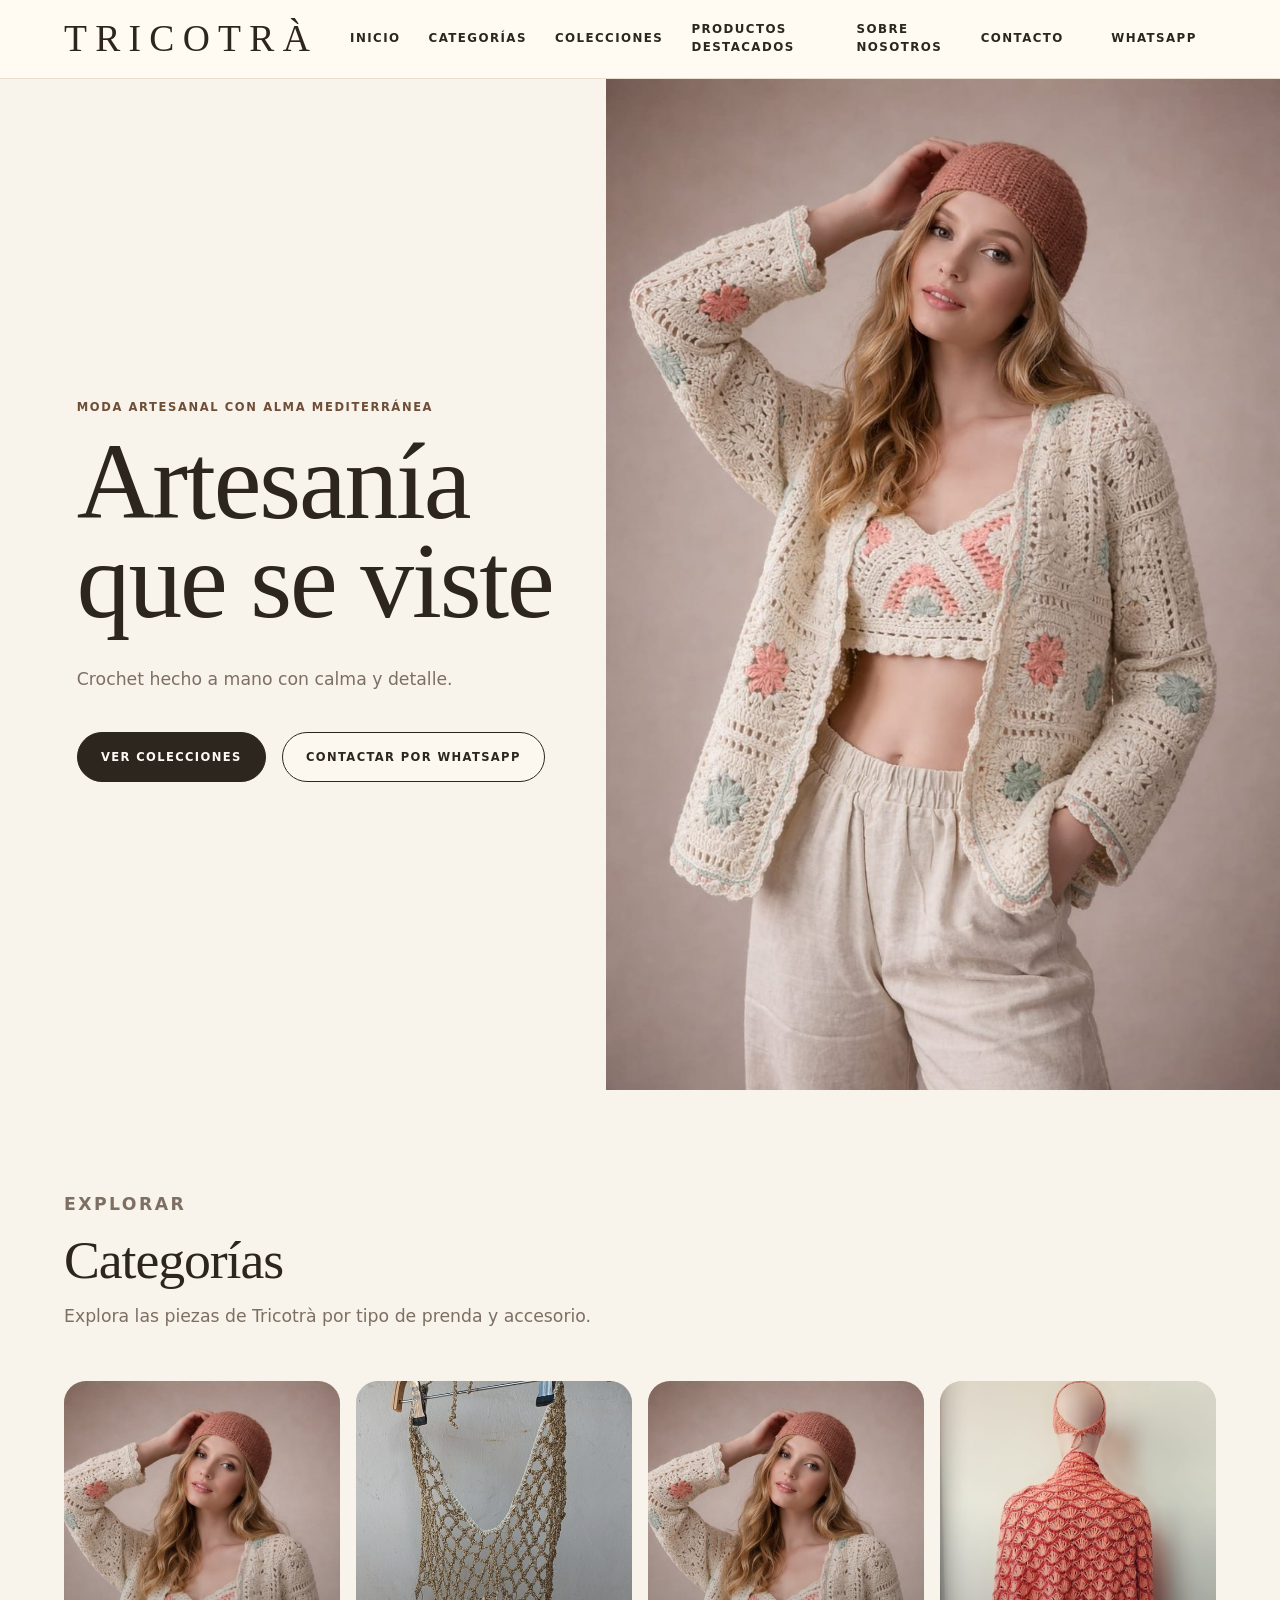
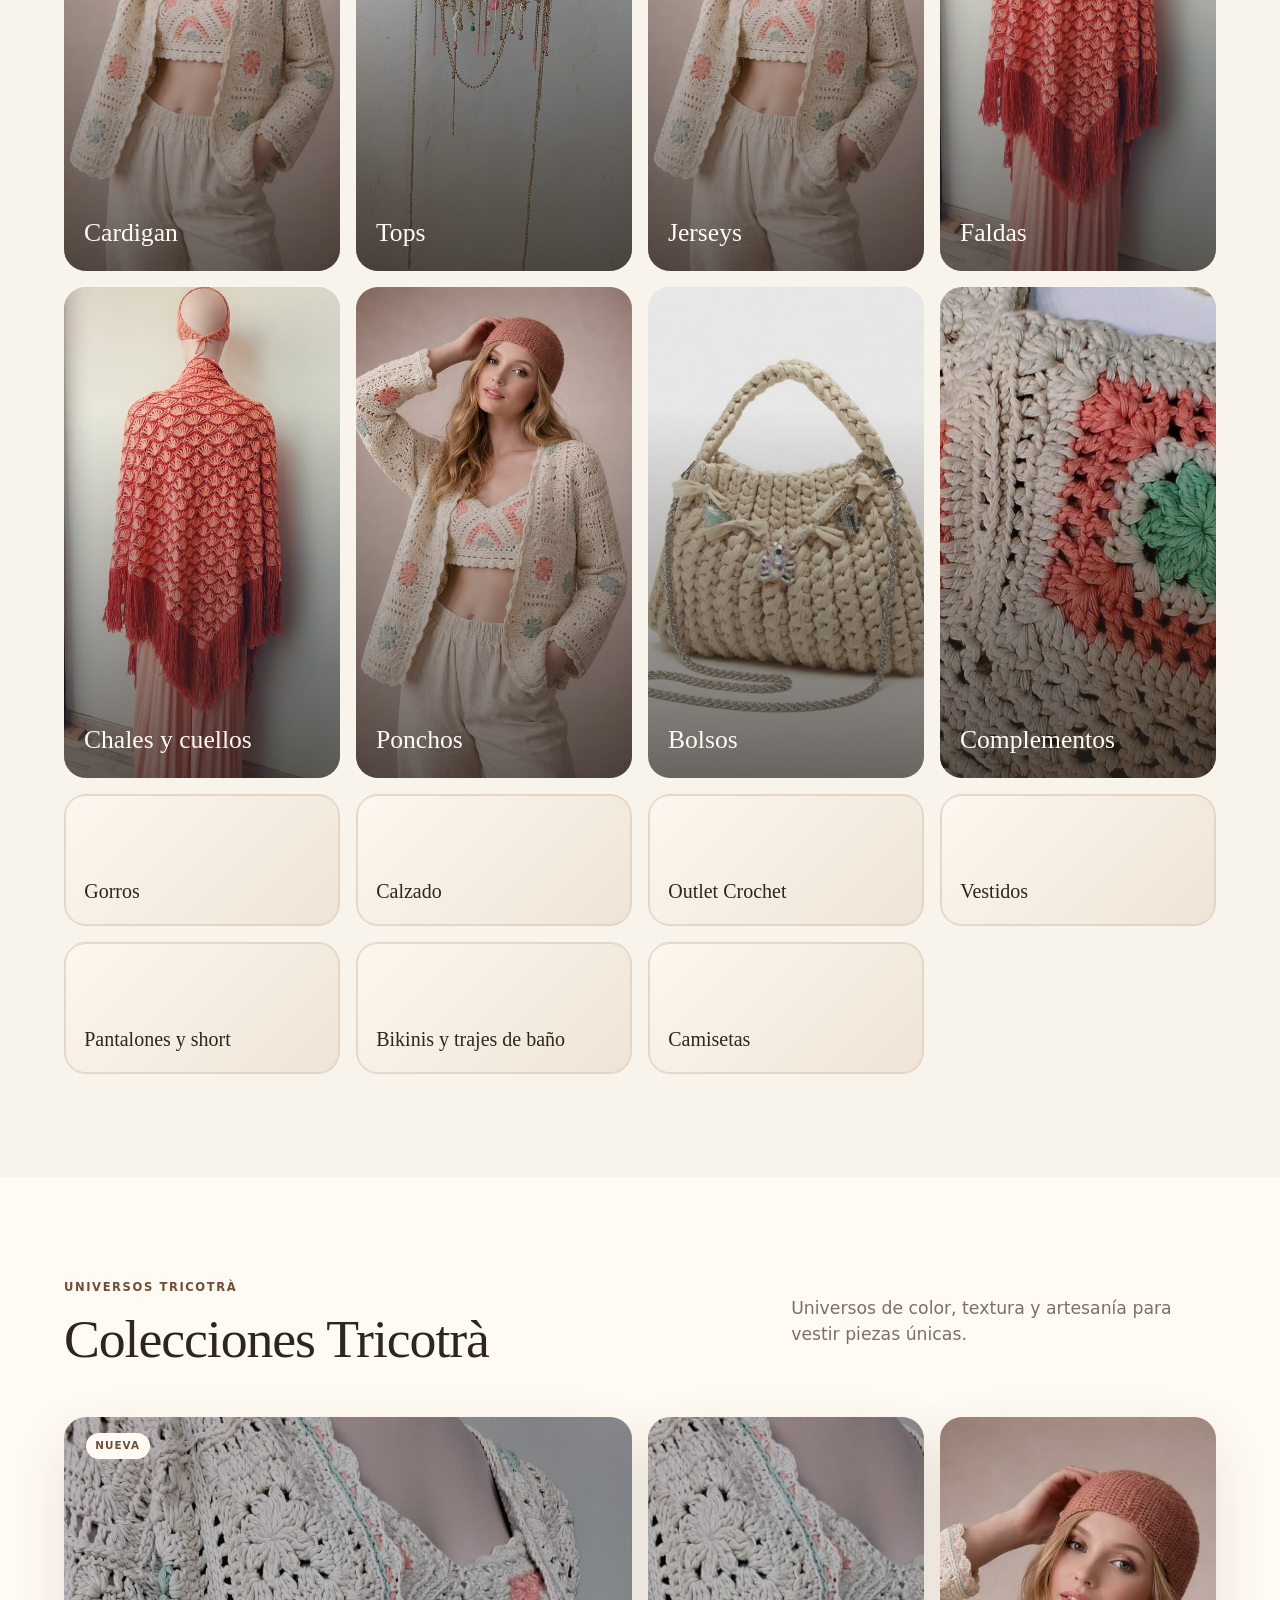
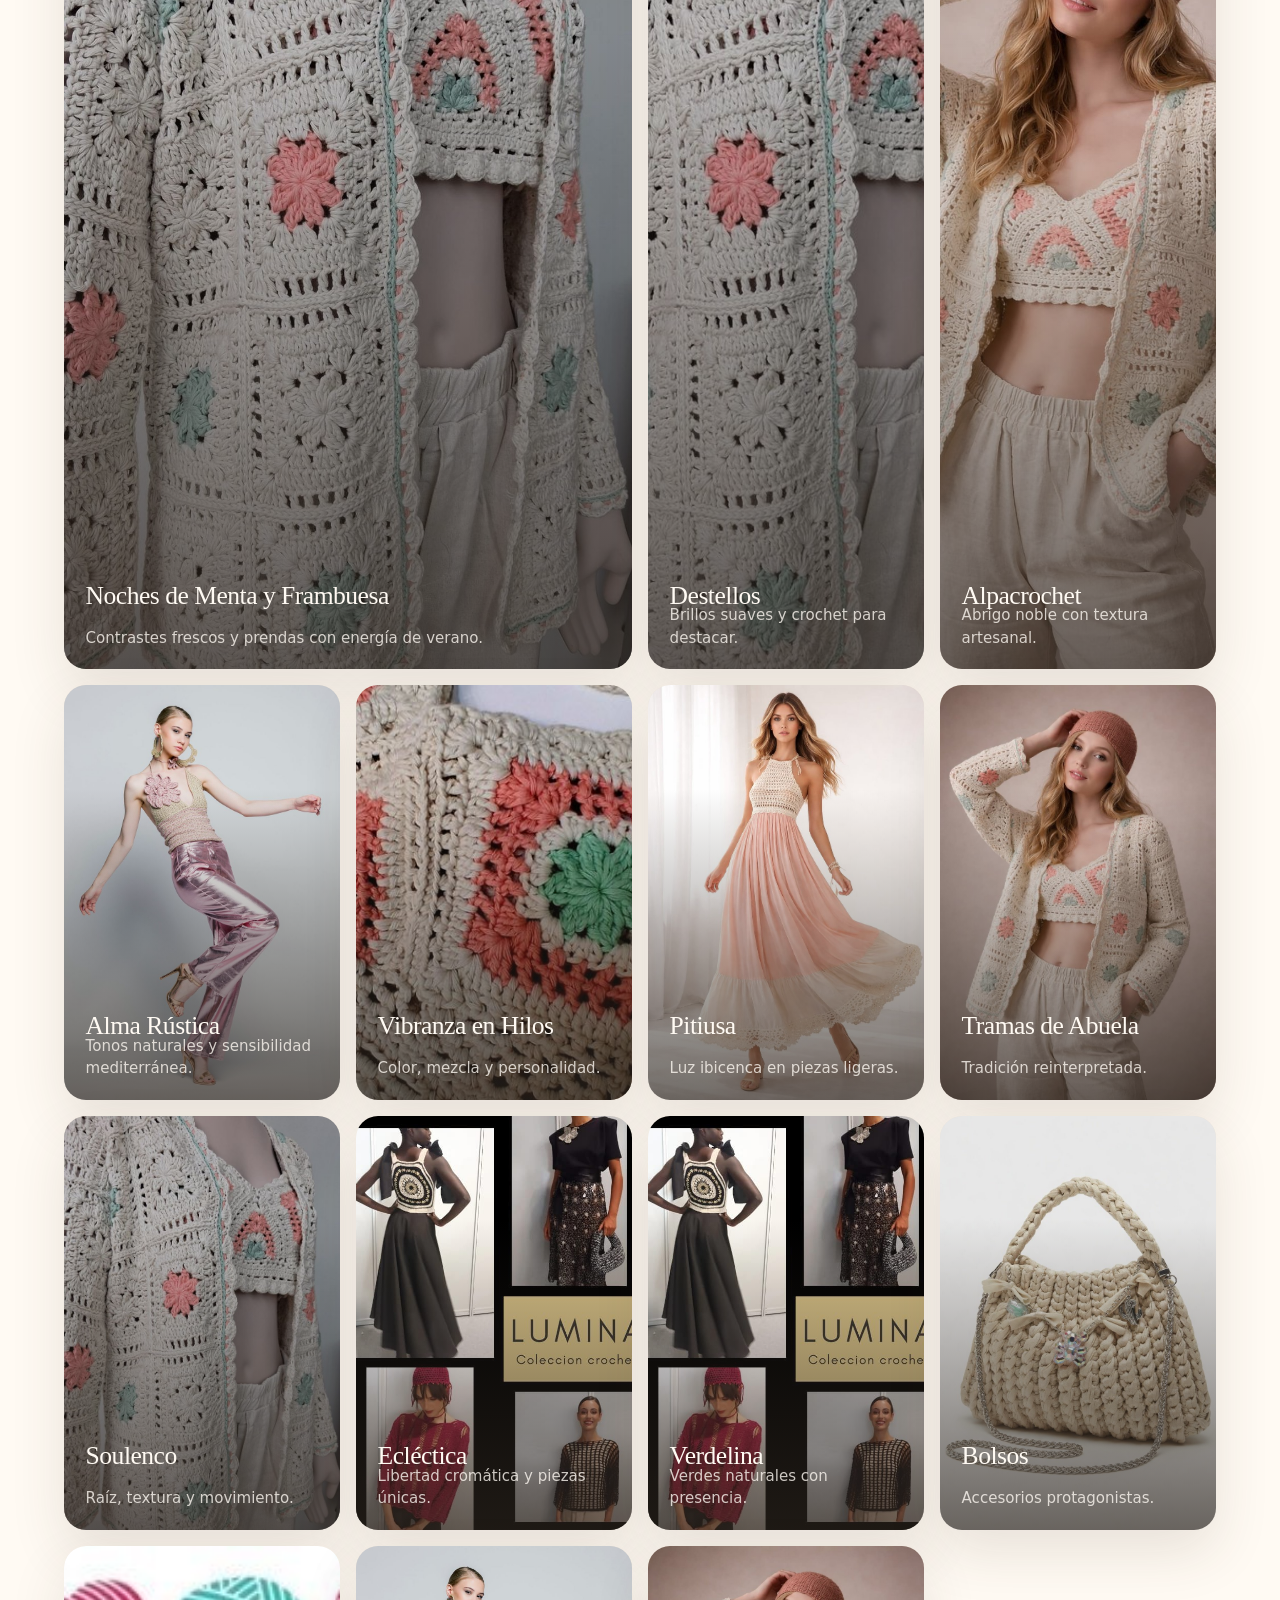
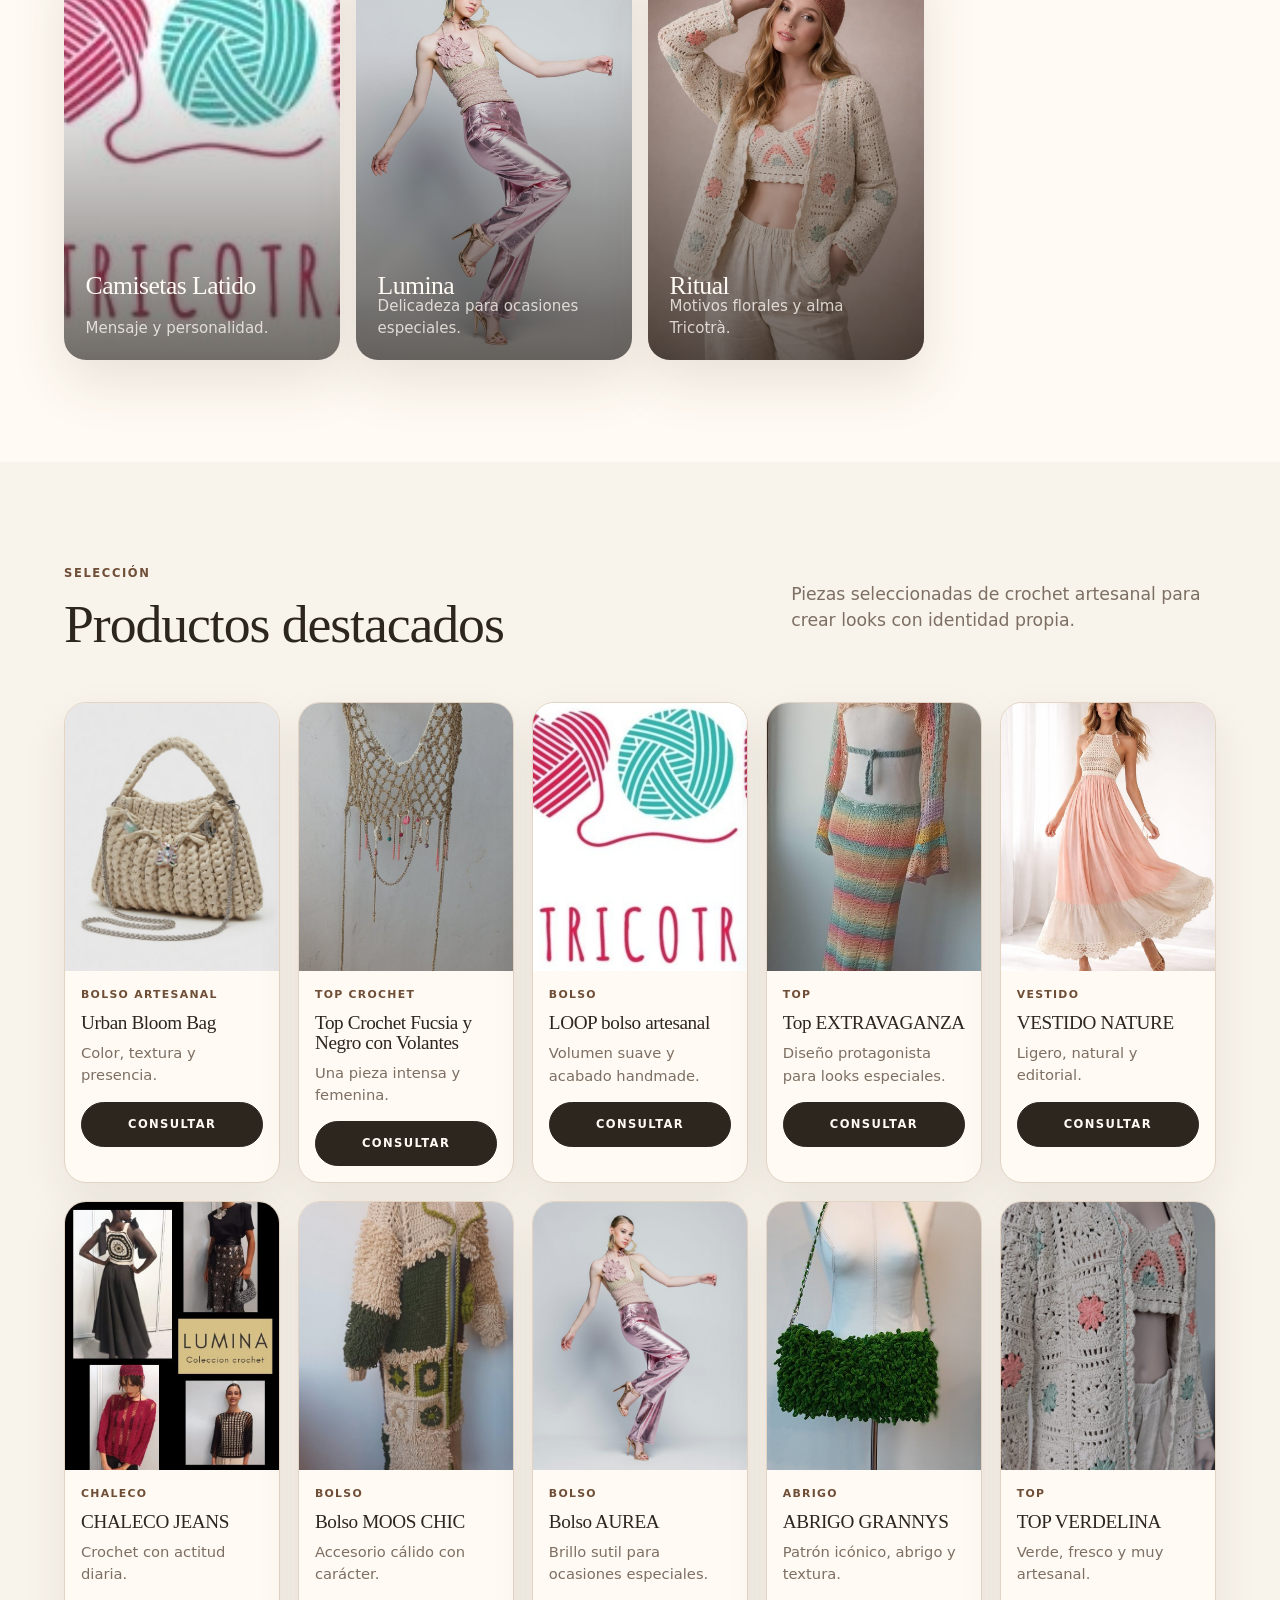
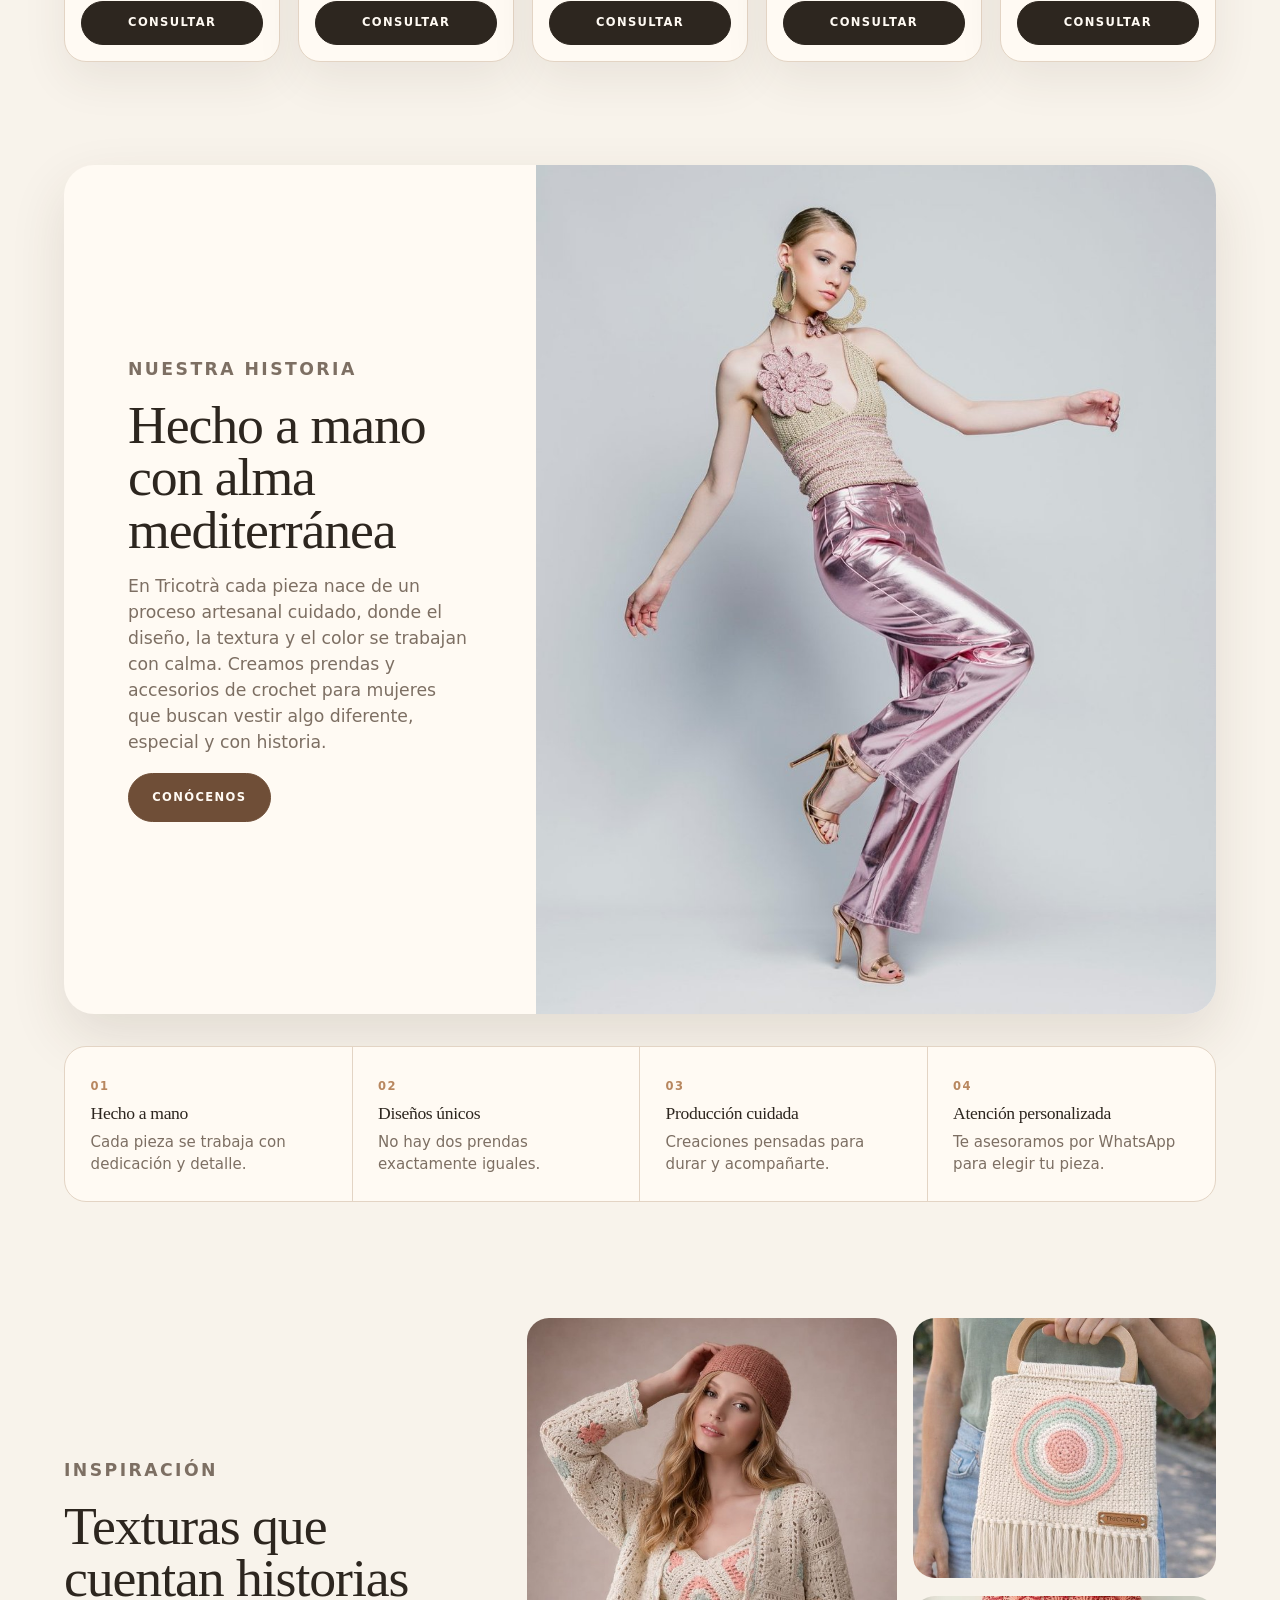
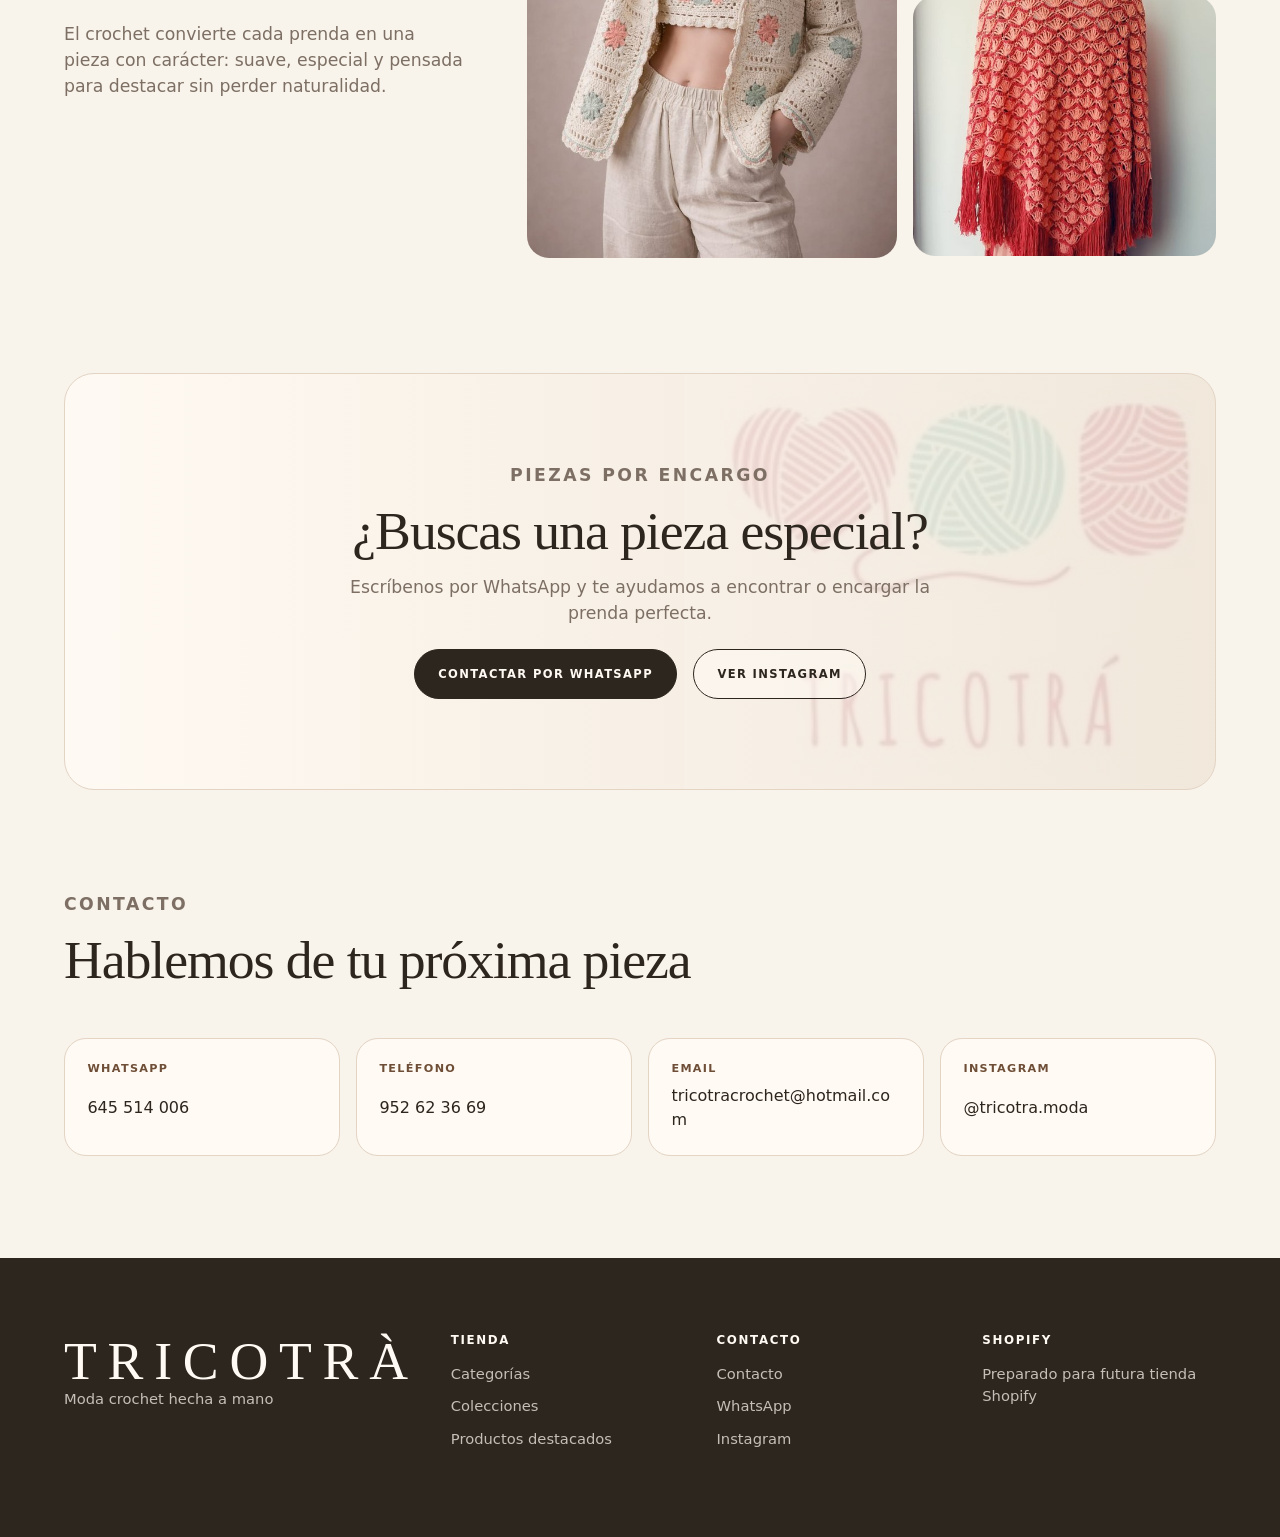
<file: index.html>
<!doctype html>
<html lang="es">
  <head>
    <meta charset="utf-8">
    <meta name="viewport" content="width=device-width, initial-scale=1">
    <title>TRICOTRÀ | Moda crochet artesanal</title>
    <meta name="description" content="Tricotrà, prendas y accesorios de crochet hechos a mano con estética boutique artesanal premium.">
    <link rel="stylesheet" href="styles.css">
  </head>
  <body>
    <header class="site-header" data-header>
      <a class="brand" href="#inicio" aria-label="Inicio Tricotrà">TRICOTRÀ</a>

      <button class="menu-toggle" type="button" aria-label="Abrir menú" aria-expanded="false" data-menu-toggle>
        <span></span>
        <span></span>
        <span></span>
      </button>

      <nav class="main-nav" aria-label="Navegación principal" data-nav>
        <a href="#inicio">Inicio</a>

        <div class="nav-dropdown">
          <a href="#categorias" class="nav-parent">Categorías</a>
          <button class="submenu-toggle" type="button" aria-label="Abrir categorías" data-submenu-toggle>Categorías</button>
          <div class="dropdown-panel">
            <a href="#categorias" data-shopify-collection="cardigan">Cardigan</a>
            <a href="#categorias" data-shopify-collection="tops">Tops</a>
            <a href="#categorias" data-shopify-collection="jerseys">Jerseys</a>
            <a href="#categorias" data-shopify-collection="faldas">Faldas</a>
            <a href="#categorias" data-shopify-collection="chales-y-cuellos">Chales y cuellos</a>
            <a href="#categorias" data-shopify-collection="ponchos">Ponchos</a>
            <a href="#categorias" data-shopify-collection="bolsos">Bolsos</a>
            <a href="#categorias" data-shopify-collection="complementos">Complementos</a>
            <a href="#categorias" data-shopify-collection="gorros">Gorros</a>
            <a href="#categorias" data-shopify-collection="calzado">Calzado</a>
            <a href="#categorias" data-shopify-collection="outlet-crochet">Outlet Crochet</a>
            <a href="#categorias" data-shopify-collection="vestidos">Vestidos</a>
            <a href="#categorias" data-shopify-collection="pantalones-y-short">Pantalones y short</a>
            <a href="#categorias" data-shopify-collection="bikinis-y-trajes-de-bano">Bikinis y trajes de baño</a>
            <a href="#categorias" data-shopify-collection="camisetas">Camisetas</a>
          </div>
        </div>

        <div class="nav-dropdown">
          <a href="#colecciones" class="nav-parent">Colecciones</a>
          <button class="submenu-toggle" type="button" aria-label="Abrir colecciones" data-submenu-toggle>Colecciones</button>
          <div class="dropdown-panel">
            <a href="#colecciones" data-shopify-collection="noches-de-menta-y-frambuesa">Noches de Menta y Frambuesa</a>
            <a href="#colecciones" data-shopify-collection="destellos">Destellos</a>
            <a href="#colecciones" data-shopify-collection="alpacrochet">Alpacrochet</a>
            <a href="#colecciones" data-shopify-collection="alma-rustica">Alma Rústica</a>
            <a href="#colecciones" data-shopify-collection="vibranza-en-hilos">Vibranza en Hilos</a>
            <a href="#colecciones" data-shopify-collection="pitiusa">Pitiusa</a>
            <a href="#colecciones" data-shopify-collection="tramas-de-abuela">Tramas de Abuela</a>
            <a href="#colecciones" data-shopify-collection="soulenco">Soulenco</a>
            <a href="#colecciones" data-shopify-collection="eclectica">Ecléctica</a>
            <a href="#colecciones" data-shopify-collection="verdelina">Verdelina</a>
            <a href="#colecciones" data-shopify-collection="bolsos">Bolsos</a>
            <a href="#colecciones" data-shopify-collection="camisetas-latido">Camisetas Latido</a>
            <a href="#colecciones" data-shopify-collection="lumina">Lumina</a>
            <a href="#colecciones" data-shopify-collection="ritual">Ritual</a>
          </div>
        </div>

        <a href="#productos">Productos destacados</a>
        <a href="#sobre-nosotros">Sobre nosotros</a>
        <a href="#contacto">Contacto</a>
        <a class="nav-whatsapp" href="https://api.whatsapp.com/send?phone=34645514006&text=Hola%2C%20quiero%20saber%20m%C3%A1s%20sobre%20las%20prendas%20de%20Tricotr%C3%A0">WhatsApp</a>
      </nav>
    </header>

    <main>
      <section class="hero" id="inicio">
        <div class="hero-copy">
          <p class="eyebrow">Moda artesanal con alma mediterránea</p>
          <h1>Artesanía<br>que se viste</h1>
          <p>Crochet hecho a mano con calma y detalle.</p>
          <div class="hero-actions">
            <a class="button button-dark" href="#colecciones">Ver colecciones</a>
            <a class="button button-light" href="https://api.whatsapp.com/send?phone=34645514006&text=Hola%2C%20quiero%20saber%20m%C3%A1s%20sobre%20las%20prendas%20de%20Tricotr%C3%A0">Contactar por WhatsApp</a>
          </div>
        </div>
        <div class="hero-media">
          <img src="assets/img/tricotra-23-c3ffa6fa.jpg" alt="Modelo con prenda de crochet artesanal Tricotrà">
        </div>
      </section>

      <section class="section" id="categorias">
        <div class="section-heading">
          <p class="eyebrow">Explorar</p>
          <h2>Categorías</h2>
          <p>Explora las piezas de Tricotrà por tipo de prenda y accesorio.</p>
        </div>
        <div class="category-grid">
          <a class="category-card" href="#productos" data-shopify-collection="cardigan"><img src="assets/img/tricotra-23-c3ffa6fa.jpg" alt=""><span>Cardigan</span></a>
          <a class="category-card" href="#productos" data-shopify-collection="tops"><img src="assets/img/tricotra-10-21f05653.jpg" alt=""><span>Tops</span></a>
          <a class="category-card" href="#productos" data-shopify-collection="jerseys"><img src="assets/img/tricotra-21-e7a10d84.jpg" alt=""><span>Jerseys</span></a>
          <a class="category-card" href="#productos" data-shopify-collection="faldas"><img src="assets/img/tricotra-09-c2e0441d.jpg" alt=""><span>Faldas</span></a>
          <a class="category-card" href="#productos" data-shopify-collection="chales-y-cuellos"><img src="assets/img/tricotra-08-1cbb5e71.jpg" alt=""><span>Chales y cuellos</span></a>
          <a class="category-card" href="#productos" data-shopify-collection="ponchos"><img src="assets/img/tricotra-22-6382b3dd.jpg" alt=""><span>Ponchos</span></a>
          <a class="category-card" href="#productos" data-shopify-collection="bolsos"><img src="assets/img/tricotra-04-90a7c116.jpg" alt=""><span>Bolsos</span></a>
          <a class="category-card" href="#productos" data-shopify-collection="complementos"><img src="assets/img/tricotra-24-56afde8f.jpg" alt=""><span>Complementos</span></a>
          <a class="category-card small-card" href="#productos" data-shopify-collection="gorros"><span>Gorros</span></a>
          <a class="category-card small-card" href="#productos" data-shopify-collection="calzado"><span>Calzado</span></a>
          <a class="category-card small-card" href="#productos" data-shopify-collection="outlet-crochet"><span>Outlet Crochet</span></a>
          <a class="category-card small-card" href="#productos" data-shopify-collection="vestidos"><span>Vestidos</span></a>
          <a class="category-card small-card" href="#productos" data-shopify-collection="pantalones-y-short"><span>Pantalones y short</span></a>
          <a class="category-card small-card" href="#productos" data-shopify-collection="bikinis-y-trajes-de-bano"><span>Bikinis y trajes de baño</span></a>
          <a class="category-card small-card" href="#productos" data-shopify-collection="camisetas"><span>Camisetas</span></a>
        </div>
      </section>

      <section class="section section-warm" id="colecciones">
        <div class="section-heading split-heading">
          <div>
            <p class="eyebrow">Universos Tricotrà</p>
            <h2>Colecciones Tricotrà</h2>
          </div>
          <p>Universos de color, textura y artesanía para vestir piezas únicas.</p>
        </div>
        <div class="collection-grid">
          <a class="collection-card featured" href="#productos" data-shopify-collection="noches-de-menta-y-frambuesa"><img src="assets/img/tricotra-18-748ce39c.jpg" alt=""><span>Nueva</span><h3>Noches de Menta y Frambuesa</h3><p>Contrastes frescos y prendas con energía de verano.</p></a>
          <a class="collection-card" href="#productos" data-shopify-collection="destellos"><img src="assets/img/tricotra-19-9d9b62aa.jpg" alt=""><h3>Destellos</h3><p>Brillos suaves y crochet para destacar.</p></a>
          <a class="collection-card" href="#productos" data-shopify-collection="alpacrochet"><img src="assets/img/tricotra-21-e7a10d84.jpg" alt=""><h3>Alpacrochet</h3><p>Abrigo noble con textura artesanal.</p></a>
          <a class="collection-card" href="#productos" data-shopify-collection="alma-rustica"><img src="assets/img/tricotra-26-dbf9d8f0.jpg" alt=""><h3>Alma Rústica</h3><p>Tonos naturales y sensibilidad mediterránea.</p></a>
          <a class="collection-card" href="#productos" data-shopify-collection="vibranza-en-hilos"><img src="assets/img/tricotra-25-a3bd812d.jpg" alt=""><h3>Vibranza en Hilos</h3><p>Color, mezcla y personalidad.</p></a>
          <a class="collection-card" href="#productos" data-shopify-collection="pitiusa"><img src="assets/img/tricotra-30-0b845335.jpg" alt=""><h3>Pitiusa</h3><p>Luz ibicenca en piezas ligeras.</p></a>
          <a class="collection-card" href="#productos" data-shopify-collection="tramas-de-abuela"><img src="assets/img/tricotra-22-6382b3dd.jpg" alt=""><h3>Tramas de Abuela</h3><p>Tradición reinterpretada.</p></a>
          <a class="collection-card" href="#productos" data-shopify-collection="soulenco"><img src="assets/img/tricotra-20-6d07e46f.jpg" alt=""><h3>Soulenco</h3><p>Raíz, textura y movimiento.</p></a>
          <a class="collection-card" href="#productos" data-shopify-collection="eclectica"><img src="assets/img/tricotra-17-3bb5aead.jpg" alt=""><h3>Ecléctica</h3><p>Libertad cromática y piezas únicas.</p></a>
          <a class="collection-card" href="#productos" data-shopify-collection="verdelina"><img src="assets/img/tricotra-16-abd83c36.jpg" alt=""><h3>Verdelina</h3><p>Verdes naturales con presencia.</p></a>
          <a class="collection-card" href="#productos" data-shopify-collection="bolsos"><img src="assets/img/tricotra-04-90a7c116.jpg" alt=""><h3>Bolsos</h3><p>Accesorios protagonistas.</p></a>
          <a class="collection-card" href="#productos" data-shopify-collection="camisetas-latido"><img src="assets/img/tricotra-29-fd529f17.jpg" alt=""><h3>Camisetas Latido</h3><p>Mensaje y personalidad.</p></a>
          <a class="collection-card" href="#productos" data-shopify-collection="lumina"><img src="assets/img/tricotra-27-810fdf5a.jpg" alt=""><h3>Lumina</h3><p>Delicadeza para ocasiones especiales.</p></a>
          <a class="collection-card" href="#productos" data-shopify-collection="ritual"><img src="assets/img/tricotra-23-c3ffa6fa.jpg" alt=""><h3>Ritual</h3><p>Motivos florales y alma Tricotrà.</p></a>
        </div>
      </section>

      <section class="section" id="productos">
        <div class="section-heading split-heading">
          <div>
            <p class="eyebrow">Selección</p>
            <h2>Productos destacados</h2>
          </div>
          <p>Piezas seleccionadas de crochet artesanal para crear looks con identidad propia.</p>
        </div>
        <div class="product-grid">
          <article class="product-card" data-product-handle="urban-bloom-bag"><img src="assets/img/tricotra-04-90a7c116.jpg" alt="Urban Bloom Bag"><div><p>Bolso artesanal</p><h3>Urban Bloom Bag</h3><span>Color, textura y presencia.</span><a class="product-button" href="https://api.whatsapp.com/send?phone=34645514006&text=Hola%2C%20quiero%20saber%20m%C3%A1s%20sobre%20Urban%20Bloom%20Bag%20de%20Tricotr%C3%A0">Consultar</a></div></article>
          <article class="product-card" data-product-handle="top-crochet-fucsia-negro-volantes"><img src="assets/img/tricotra-10-21f05653.jpg" alt="Top Crochet Fucsia y Negro con Volantes"><div><p>Top crochet</p><h3>Top Crochet Fucsia y Negro con Volantes</h3><span>Una pieza intensa y femenina.</span><a class="product-button" href="https://api.whatsapp.com/send?phone=34645514006&text=Hola%2C%20quiero%20saber%20m%C3%A1s%20sobre%20el%20Top%20Crochet%20Fucsia%20y%20Negro%20con%20Volantes">Consultar</a></div></article>
          <article class="product-card" data-product-handle="loop-bolso-artesanal"><img src="assets/img/tricotra-15-7ccb7b1a.jpg" alt="LOOP bolso artesanal"><div><p>Bolso</p><h3>LOOP bolso artesanal</h3><span>Volumen suave y acabado handmade.</span><a class="product-button" href="https://api.whatsapp.com/send?phone=34645514006&text=Hola%2C%20quiero%20saber%20m%C3%A1s%20sobre%20LOOP%20bolso%20artesanal">Consultar</a></div></article>
          <article class="product-card" data-product-handle="top-extravaganza"><img src="assets/img/tricotra-11-4d88a423.jpg" alt="Top EXTRAVAGANZA"><div><p>Top</p><h3>Top EXTRAVAGANZA</h3><span>Diseño protagonista para looks especiales.</span><a class="product-button" href="https://api.whatsapp.com/send?phone=34645514006&text=Hola%2C%20quiero%20saber%20m%C3%A1s%20sobre%20Top%20EXTRAVAGANZA">Consultar</a></div></article>
          <article class="product-card" data-product-handle="vestido-nature"><img src="assets/img/tricotra-30-0b845335.jpg" alt="VESTIDO NATURE"><div><p>Vestido</p><h3>VESTIDO NATURE</h3><span>Ligero, natural y editorial.</span><a class="product-button" href="https://api.whatsapp.com/send?phone=34645514006&text=Hola%2C%20quiero%20saber%20m%C3%A1s%20sobre%20VESTIDO%20NATURE">Consultar</a></div></article>
          <article class="product-card" data-product-handle="chaleco-jeans"><img src="assets/img/tricotra-16-abd83c36.jpg" alt="CHALECO JEANS"><div><p>Chaleco</p><h3>CHALECO JEANS</h3><span>Crochet con actitud diaria.</span><a class="product-button" href="https://api.whatsapp.com/send?phone=34645514006&text=Hola%2C%20quiero%20saber%20m%C3%A1s%20sobre%20CHALECO%20JEANS">Consultar</a></div></article>
          <article class="product-card" data-product-handle="bolso-moos-chic"><img src="assets/img/tricotra-14-c22de935.jpg" alt="Bolso MOOS CHIC"><div><p>Bolso</p><h3>Bolso MOOS CHIC</h3><span>Accesorio cálido con carácter.</span><a class="product-button" href="https://api.whatsapp.com/send?phone=34645514006&text=Hola%2C%20quiero%20saber%20m%C3%A1s%20sobre%20Bolso%20MOOS%20CHIC">Consultar</a></div></article>
          <article class="product-card" data-product-handle="bolso-aurea"><img src="assets/img/tricotra-27-810fdf5a.jpg" alt="Bolso AUREA"><div><p>Bolso</p><h3>Bolso AUREA</h3><span>Brillo sutil para ocasiones especiales.</span><a class="product-button" href="https://api.whatsapp.com/send?phone=34645514006&text=Hola%2C%20quiero%20saber%20m%C3%A1s%20sobre%20Bolso%20AUREA">Consultar</a></div></article>
          <article class="product-card" data-product-handle="abrigo-grannys"><img src="assets/img/tricotra-13-4f23e641.jpg" alt="ABRIGO GRANNYS"><div><p>Abrigo</p><h3>ABRIGO GRANNYS</h3><span>Patrón icónico, abrigo y textura.</span><a class="product-button" href="https://api.whatsapp.com/send?phone=34645514006&text=Hola%2C%20quiero%20saber%20m%C3%A1s%20sobre%20ABRIGO%20GRANNYS">Consultar</a></div></article>
          <article class="product-card" data-product-handle="top-verdelina"><img src="assets/img/tricotra-18-748ce39c.jpg" alt="TOP VERDELINA"><div><p>Top</p><h3>TOP VERDELINA</h3><span>Verde, fresco y muy artesanal.</span><a class="product-button" href="https://api.whatsapp.com/send?phone=34645514006&text=Hola%2C%20quiero%20saber%20m%C3%A1s%20sobre%20TOP%20VERDELINA">Consultar</a></div></article>
        </div>
      </section>

      <section class="story-section" id="sobre-nosotros">
        <div class="story-copy">
          <p class="eyebrow">Nuestra historia</p>
          <h2>Hecho a mano con alma mediterránea</h2>
          <p>En Tricotrà cada pieza nace de un proceso artesanal cuidado, donde el diseño, la textura y el color se trabajan con calma. Creamos prendas y accesorios de crochet para mujeres que buscan vestir algo diferente, especial y con historia.</p>
          <a class="button button-accent" href="#contacto">Conócenos</a>
        </div>
        <img src="assets/img/tricotra-26-dbf9d8f0.jpg" alt="Proceso artesanal de crochet hecho a mano">
      </section>

      <section class="values-strip" aria-label="Beneficios Tricotrà">
        <article><span>01</span><h3>Hecho a mano</h3><p>Cada pieza se trabaja con dedicación y detalle.</p></article>
        <article><span>02</span><h3>Diseños únicos</h3><p>No hay dos prendas exactamente iguales.</p></article>
        <article><span>03</span><h3>Producción cuidada</h3><p>Creaciones pensadas para durar y acompañarte.</p></article>
        <article><span>04</span><h3>Atención personalizada</h3><p>Te asesoramos por WhatsApp para elegir tu pieza.</p></article>
      </section>

      <section class="lookbook-section">
        <div class="lookbook-copy">
          <p class="eyebrow">Inspiración</p>
          <h2>Texturas que cuentan historias</h2>
          <p>El crochet convierte cada prenda en una pieza con carácter: suave, especial y pensada para destacar sin perder naturalidad.</p>
        </div>
        <div class="lookbook-grid">
          <img class="tall" src="assets/img/tricotra-22-6382b3dd.jpg" alt="Look de crochet Tricotrà">
          <img src="assets/img/tricotra-05-3cff6be6.jpg" alt="Bolso artesanal Tricotrà">
          <img src="assets/img/tricotra-08-1cbb5e71.jpg" alt="Chal artesanal Tricotrà">
        </div>
      </section>

      <section class="final-cta">
        <p class="eyebrow">Piezas por encargo</p>
        <h2>¿Buscas una pieza especial?</h2>
        <p>Escríbenos por WhatsApp y te ayudamos a encontrar o encargar la prenda perfecta.</p>
        <div class="hero-actions center-actions">
          <a class="button button-dark" href="https://api.whatsapp.com/send?phone=34645514006&text=Hola%2C%20quiero%20saber%20m%C3%A1s%20sobre%20las%20prendas%20de%20Tricotr%C3%A0">Contactar por WhatsApp</a>
          <a class="button button-light" href="https://www.instagram.com/tricotra.moda/">Ver Instagram</a>
        </div>
      </section>

      <section class="contact-section" id="contacto">
        <div class="section-heading">
          <p class="eyebrow">Contacto</p>
          <h2>Hablemos de tu próxima pieza</h2>
        </div>
        <div class="contact-grid">
          <a href="https://api.whatsapp.com/send?phone=34645514006&text=Hola%2C%20quiero%20saber%20m%C3%A1s%20sobre%20las%20prendas%20de%20Tricotr%C3%A0"><span>WhatsApp</span>645 514 006</a>
          <a href="tel:+34952623669"><span>Teléfono</span>952 62 36 69</a>
          <a href="mailto:tricotracrochet@hotmail.com"><span>Email</span>tricotracrochet@hotmail.com</a>
          <a href="https://www.instagram.com/tricotra.moda/"><span>Instagram</span>@tricotra.moda</a>
        </div>
      </section>
    </main>

    <footer class="site-footer">
      <div>
        <h2>TRICOTRÀ</h2>
        <p>Moda crochet hecha a mano</p>
      </div>
      <div>
        <h3>Tienda</h3>
        <a href="#categorias">Categorías</a>
        <a href="#colecciones">Colecciones</a>
        <a href="#productos">Productos destacados</a>
      </div>
      <div>
        <h3>Contacto</h3>
        <a href="#contacto">Contacto</a>
        <a href="https://api.whatsapp.com/send?phone=34645514006&text=Hola%2C%20quiero%20saber%20m%C3%A1s%20sobre%20las%20prendas%20de%20Tricotr%C3%A0">WhatsApp</a>
        <a href="https://www.instagram.com/tricotra.moda/">Instagram</a>
      </div>
      <div>
        <h3>Shopify</h3>
        <p>Preparado para futura tienda Shopify</p>
      </div>
    </footer>

    <script src="script.js"></script>
  </body>
</html>
</file>
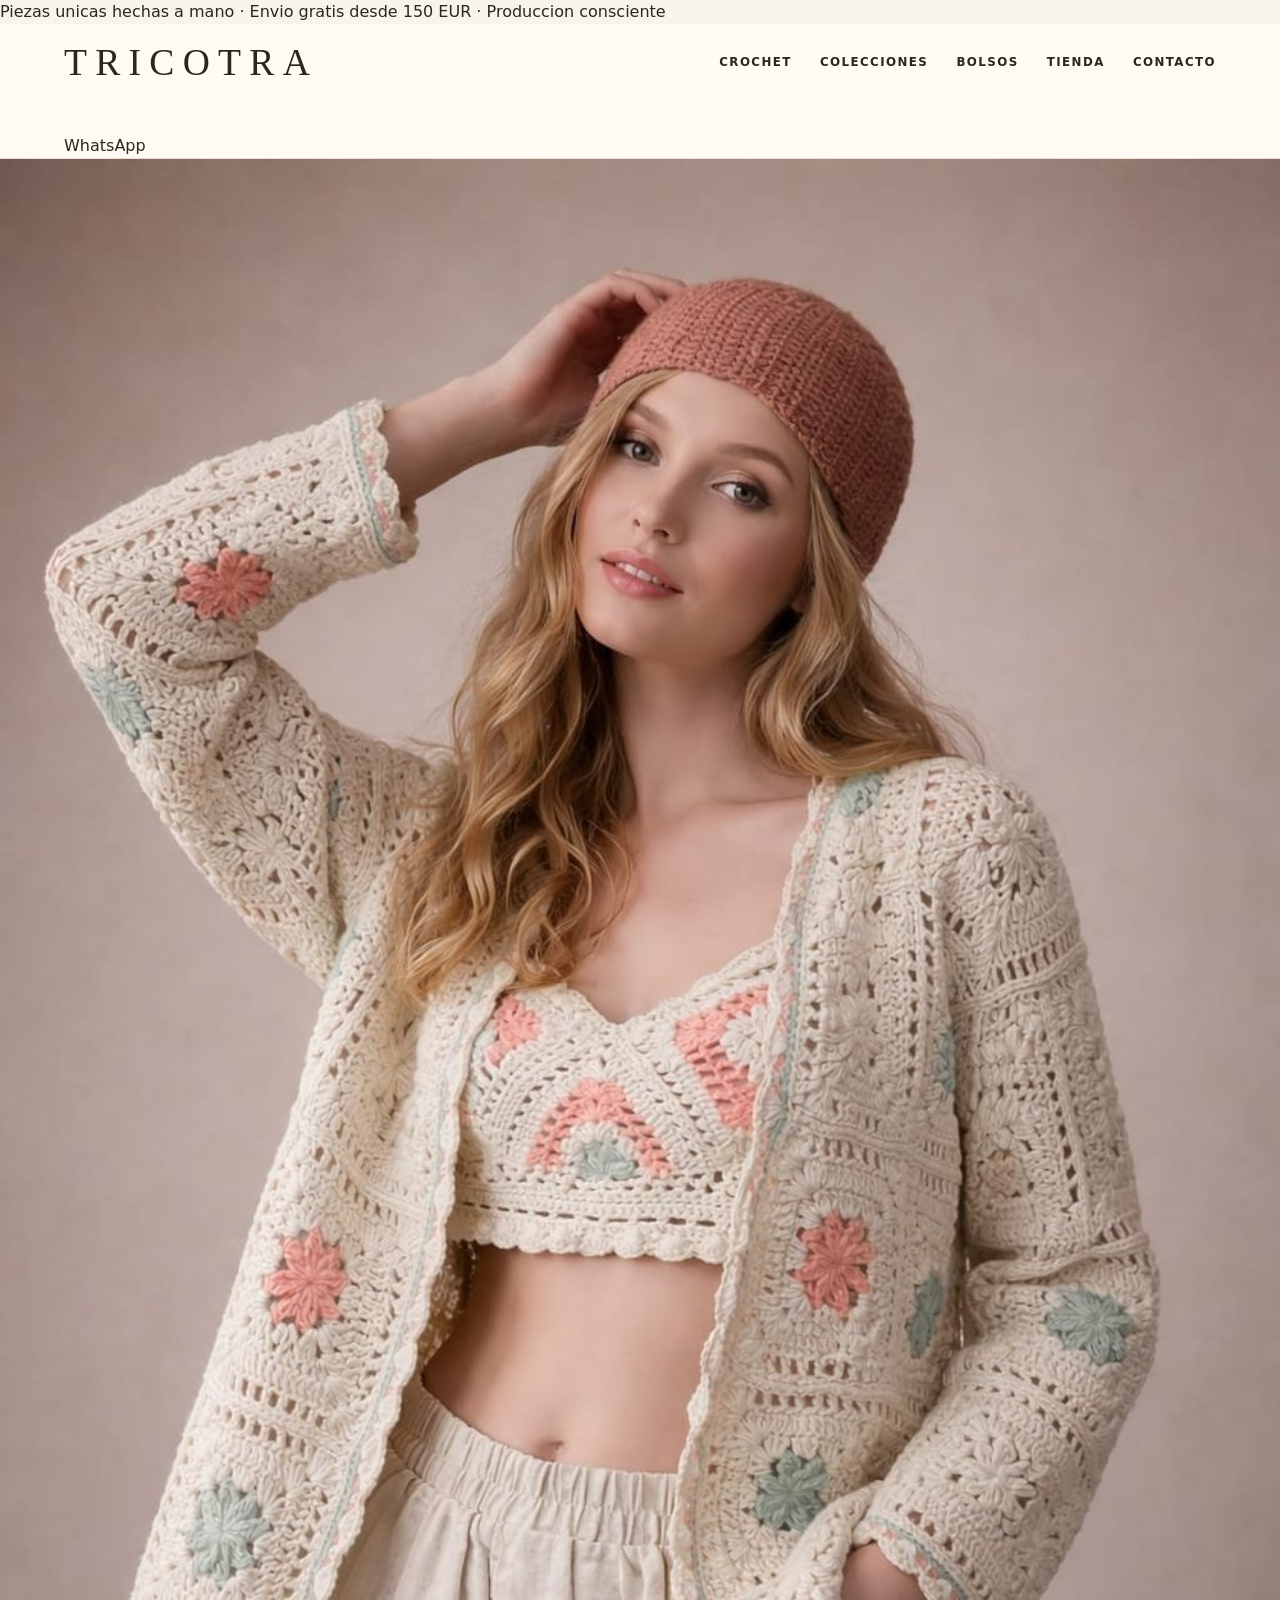
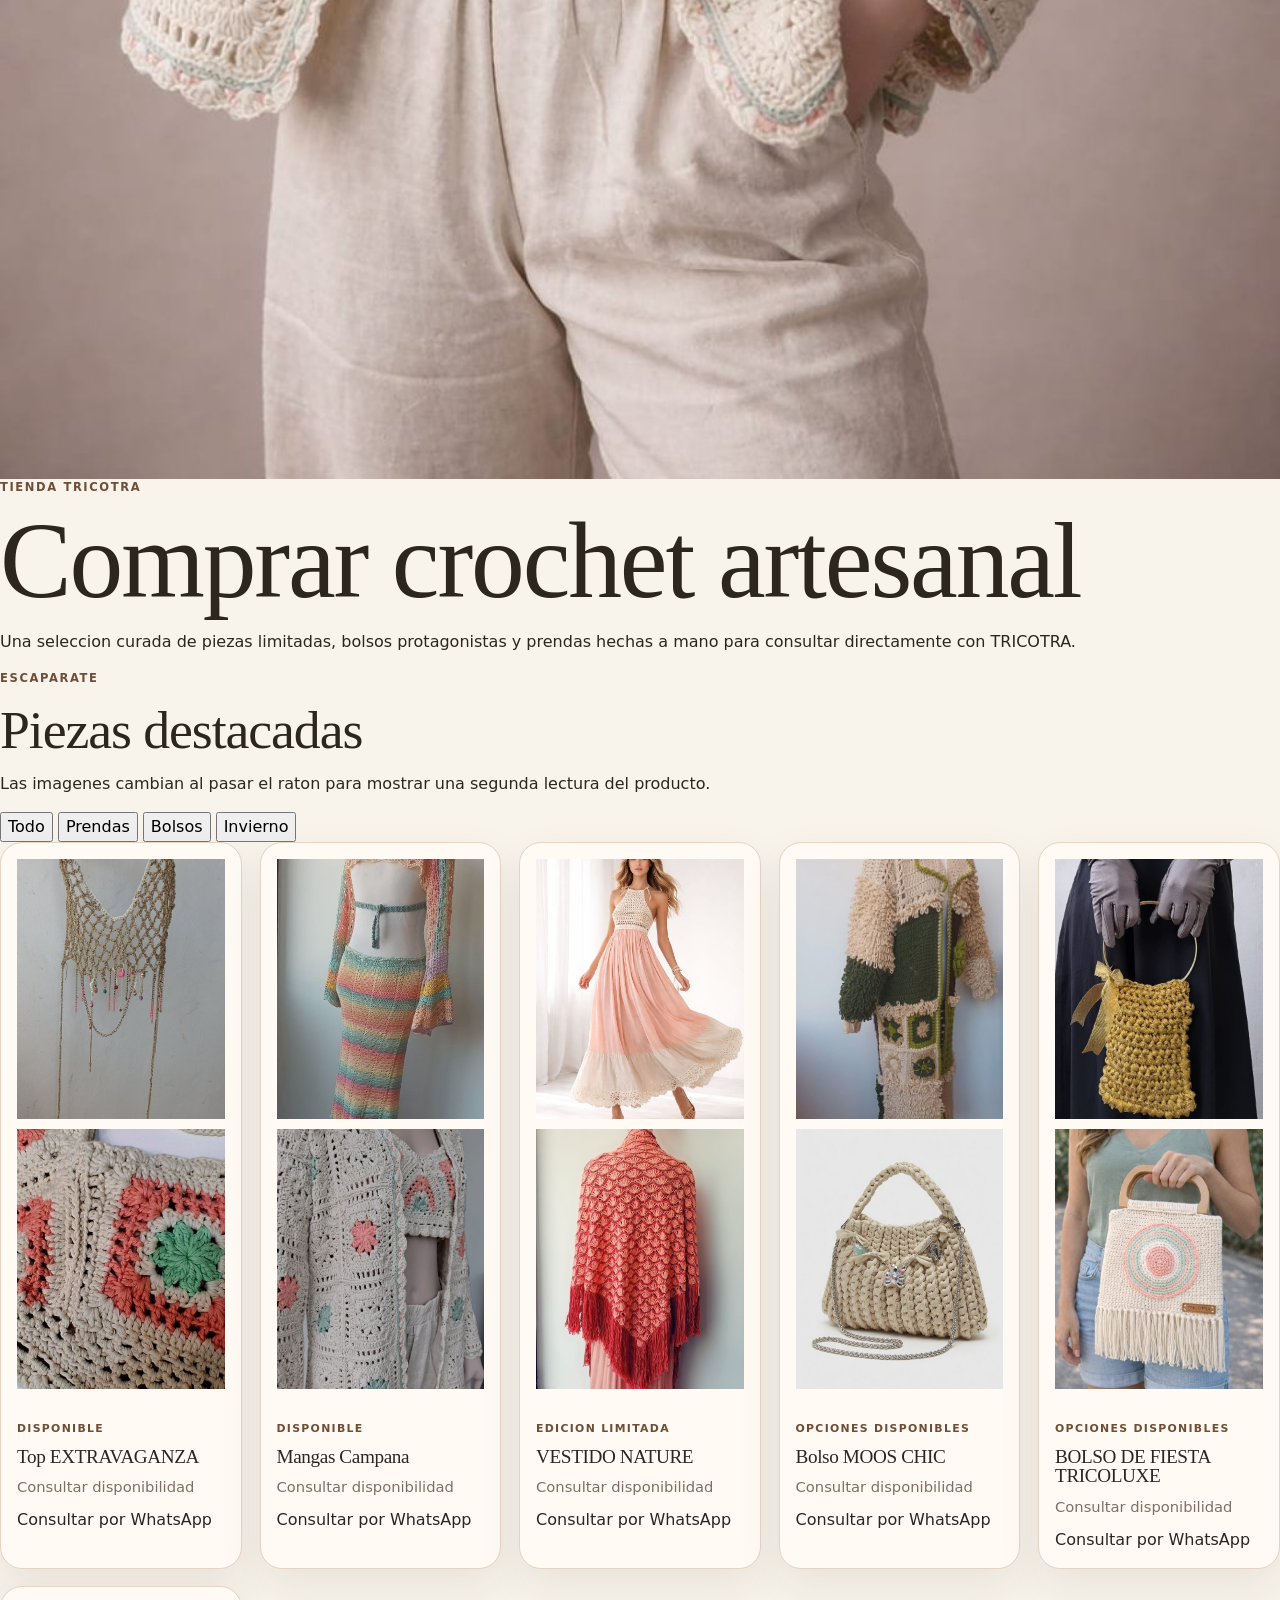
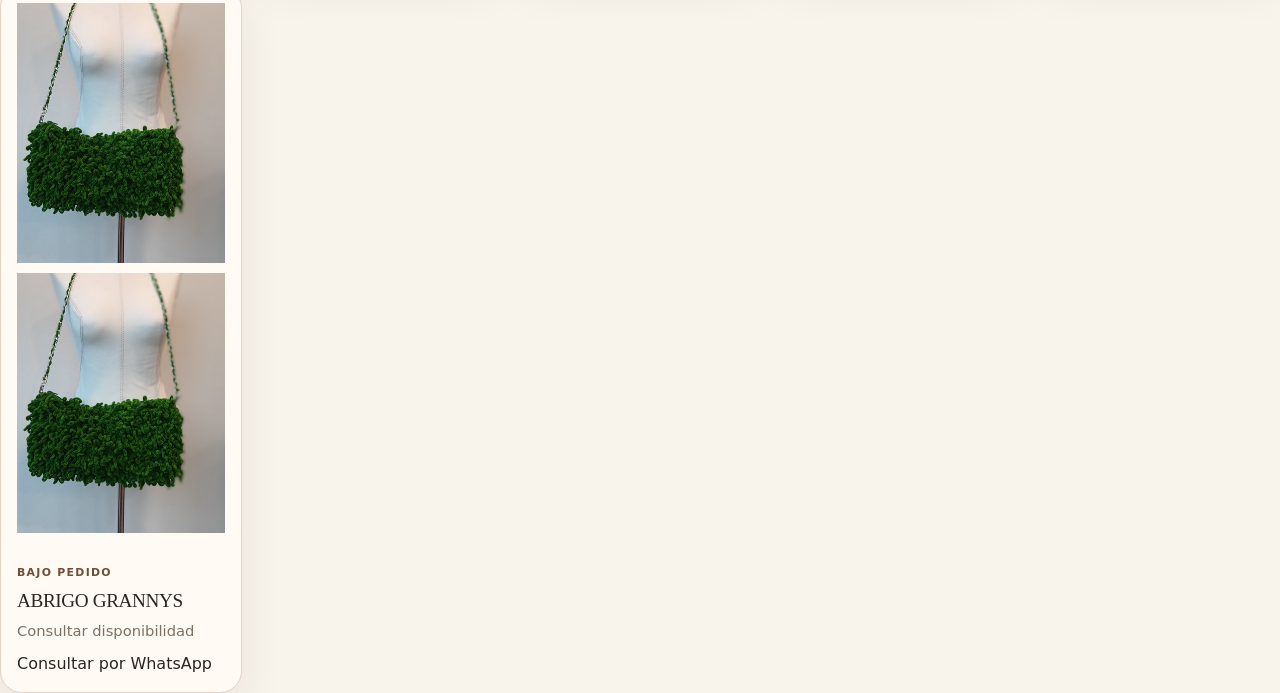
<file: tienda.html>
﻿<!doctype html>
<html lang="es">
  <head>
    <meta charset="utf-8">
    <meta name="viewport" content="width=device-width, initial-scale=1">
    <title>Tienda | TRICOTRA</title>
    <link rel="stylesheet" href="styles.css">
  </head>
  <body>
    <div class="announcement">Piezas unicas hechas a mano · Envio gratis desde 150 EUR · Produccion consciente</div>
    <header class="site-header">
      <a class="brand" href="index.html">TRICOTRA</a>
      <nav class="main-nav" aria-label="Principal">
        <a href="crochet.html">Crochet</a>
        <a href="colecciones.html">Colecciones</a>
        <a href="bolsos.html">Bolsos</a>
        <a href="tienda.html">Tienda</a>
        <a href="contacto.html">Contacto</a>
      </nav>
      <a class="header-action" href="https://api.whatsapp.com/send?phone=34645514006&text=Hola%2C%20quiero%20saber%20m%C3%A1s%20sobre%20las%20prendas%20de%20Tricotr%C3%A0">WhatsApp</a>
    </header>

    <main>
      <section class="page-hero">
        <img src="assets/img/tricotra-21-e7a10d84.jpg" alt="">
        <div>
          <p class="eyebrow">Tienda TRICOTRA</p>
          <h1>Comprar crochet artesanal</h1>
          <p>Una seleccion curada de piezas limitadas, bolsos protagonistas y prendas hechas a mano para consultar directamente con TRICOTRA.</p>
        </div>
      </section>

      <section class="shop-section" id="tienda">
        <div class="shop-heading">
          <p class="eyebrow">Escaparate</p>
          <h2>Piezas destacadas</h2>
          <p>Las imagenes cambian al pasar el raton para mostrar una segunda lectura del producto.</p>
        </div>

        <div class="filters" aria-label="Categorias de tienda">
          <button class="filter active" type="button" data-filter="all">Todo</button>
          <button class="filter" type="button" data-filter="prenda">Prendas</button>
          <button class="filter" type="button" data-filter="bolso">Bolsos</button>
          <button class="filter" type="button" data-filter="abrigo">Invierno</button>
        </div>

        <div class="product-grid">
          <article class="product-card" data-category="prenda">
            <div class="product-media">
              <img src="assets/img/tricotra-10-21f05653.jpg" alt="Top Extravaganza">
              <img class="hover-image" src="assets/img/tricotra-25-a3bd812d.jpg" alt="">
            </div>
            <div class="product-info">
              <p>Disponible</p>
              <h3>Top EXTRAVAGANZA</h3>
              <span>Consultar disponibilidad</span>
              <a class="shop-button" href="https://api.whatsapp.com/send?phone=34645514006&text=Hola%2C%20quiero%20saber%20m%C3%A1s%20sobre%20las%20prendas%20de%20Tricotr%C3%A0">Consultar por WhatsApp</a>
            </div>
          </article>

          <article class="product-card" data-category="prenda">
            <div class="product-media">
              <img src="assets/img/tricotra-11-4d88a423.jpg" alt="Mangas Campana">
              <img class="hover-image" src="assets/img/tricotra-19-9d9b62aa.jpg" alt="">
            </div>
            <div class="product-info">
              <p>Disponible</p>
              <h3>Mangas Campana</h3>
              <span>Consultar disponibilidad</span>
              <a class="shop-button" href="https://api.whatsapp.com/send?phone=34645514006&text=Hola%2C%20quiero%20saber%20m%C3%A1s%20sobre%20las%20prendas%20de%20Tricotr%C3%A0">Consultar por WhatsApp</a>
            </div>
          </article>

          <article class="product-card feature-product" data-category="prenda">
            <div class="product-media">
              <img src="assets/img/tricotra-30-0b845335.jpg" alt="Vestido Nature">
              <img class="hover-image" src="assets/img/tricotra-09-c2e0441d.jpg" alt="">
            </div>
            <div class="product-info">
              <p>Edicion limitada</p>
              <h3>VESTIDO NATURE</h3>
              <span>Consultar disponibilidad</span>
              <a class="shop-button" href="https://api.whatsapp.com/send?phone=34645514006&text=Hola%2C%20quiero%20saber%20m%C3%A1s%20sobre%20las%20prendas%20de%20Tricotr%C3%A0">Consultar por WhatsApp</a>
            </div>
          </article>

          <article class="product-card" data-category="bolso">
            <div class="product-media">
              <img src="assets/img/tricotra-14-c22de935.jpg" alt="Bolso Moos Chic">
              <img class="hover-image" src="assets/img/tricotra-03-6281803c.jpg" alt="">
            </div>
            <div class="product-info">
              <p>Opciones disponibles</p>
              <h3>Bolso MOOS CHIC</h3>
              <span>Consultar disponibilidad</span>
              <a class="shop-button" href="https://api.whatsapp.com/send?phone=34645514006&text=Hola%2C%20quiero%20saber%20m%C3%A1s%20sobre%20las%20prendas%20de%20Tricotr%C3%A0">Consultar por WhatsApp</a>
            </div>
          </article>

          <article class="product-card" data-category="bolso">
            <div class="product-media">
              <img src="assets/img/tricotra-12-ee661293.jpg" alt="Bolso Tricoluxe">
              <img class="hover-image" src="assets/img/tricotra-06-080bde24.jpg" alt="">
            </div>
            <div class="product-info">
              <p>Opciones disponibles</p>
              <h3>BOLSO DE FIESTA TRICOLUXE</h3>
              <span>Consultar disponibilidad</span>
              <a class="shop-button" href="https://api.whatsapp.com/send?phone=34645514006&text=Hola%2C%20quiero%20saber%20m%C3%A1s%20sobre%20las%20prendas%20de%20Tricotr%C3%A0">Consultar por WhatsApp</a>
            </div>
          </article>

          <article class="product-card" data-category="abrigo">
            <div class="product-media">
              <img src="assets/img/tricotra-13-4f23e641.jpg" alt="Abrigo Grannys">
              <img class="hover-image" src="assets/img/tricotra-01-fcd14aa7.jpg" alt="">
            </div>
            <div class="product-info">
              <p>Bajo pedido</p>
              <h3>ABRIGO GRANNYS</h3>
              <span>Consultar disponibilidad</span>
              <a class="shop-button" href="https://api.whatsapp.com/send?phone=34645514006&text=Hola%2C%20quiero%20saber%20m%C3%A1s%20sobre%20las%20prendas%20de%20Tricotr%C3%A0">Consultar por WhatsApp</a>
            </div>
          </article>
        </div>
      </section>
    </main>

    <script src="script.js"></script>
  </body>
</html>
</file>
<file: styles.css>
:root {
  --color-bg: #f8f3eb;
  --color-surface: #fffaf3;
  --color-text: #2d261f;
  --color-muted: #7d6f63;
  --color-accent: #b8875f;
  --color-accent-dark: #6f4e37;
  --color-border: #e3d4c4;
  --color-soft: #efe4d6;
  --shadow: 0 22px 55px rgba(68, 48, 32, 0.12);
  --radius: 22px;
}

* {
  box-sizing: border-box;
}

html {
  scroll-behavior: smooth;
}

body {
  margin: 0;
  overflow-x: hidden;
  background: var(--color-bg);
  color: var(--color-text);
  font-family: Inter, system-ui, -apple-system, BlinkMacSystemFont, "Segoe UI", sans-serif;
  line-height: 1.5;
}

body.menu-open {
  overflow: hidden;
}

a {
  color: inherit;
  text-decoration: none;
}

img {
  display: block;
  width: 100%;
  height: 100%;
  object-fit: cover;
}

button {
  font: inherit;
}

.site-header {
  position: sticky;
  top: 0;
  z-index: 50;
  display: grid;
  grid-template-columns: auto 1fr;
  align-items: center;
  gap: 2rem;
  min-height: 78px;
  padding: 0 clamp(1.25rem, 5vw, 5rem);
  background: rgba(255, 250, 243, 0.94);
  border-bottom: 1px solid rgba(227, 212, 196, 0.75);
  backdrop-filter: blur(16px);
}

.brand {
  font-family: Georgia, "Times New Roman", serif;
  font-size: clamp(1.65rem, 3vw, 2.35rem);
  letter-spacing: 0.22em;
  white-space: nowrap;
}

.main-nav {
  display: flex;
  align-items: center;
  justify-content: flex-end;
  gap: clamp(1rem, 2.2vw, 2.4rem);
}

.main-nav > a,
.nav-parent,
.nav-whatsapp {
  display: inline-flex;
  align-items: center;
  min-height: 78px;
  border: 0;
  background: transparent;
  color: var(--color-text);
  font-size: 0.74rem;
  font-weight: 700;
  letter-spacing: 0.12em;
  text-transform: uppercase;
}

.main-nav > a:hover,
.nav-parent:hover {
  color: var(--color-accent-dark);
}

.nav-whatsapp {
  min-height: 0;
  padding: 0.85rem 1.2rem;
  border: 1px solid var(--color-text);
  border-radius: 999px;
}

.nav-whatsapp:hover {
  background: var(--color-text);
  color: var(--color-surface);
}

.nav-dropdown {
  position: relative;
}

.submenu-toggle {
  display: none;
}

.dropdown-panel {
  position: absolute;
  top: calc(100% - 8px);
  left: 50%;
  display: grid;
  grid-template-columns: repeat(2, minmax(170px, 1fr));
  gap: 0.15rem 0.75rem;
  width: min(520px, 90vw);
  padding: 1.15rem;
  background: rgba(255, 250, 243, 0.98);
  border: 1px solid var(--color-border);
  border-radius: 18px;
  box-shadow: var(--shadow);
  opacity: 0;
  pointer-events: none;
  transform: translate(-50%, 12px);
  transition: opacity 0.2s ease, transform 0.2s ease;
}

.nav-dropdown:hover .dropdown-panel,
.nav-dropdown:focus-within .dropdown-panel {
  opacity: 1;
  pointer-events: auto;
  transform: translate(-50%, 0);
}

.dropdown-panel a {
  padding: 0.65rem 0.75rem;
  border-radius: 12px;
  color: var(--color-muted);
  font-size: 0.86rem;
}

.dropdown-panel a:hover {
  background: var(--color-soft);
  color: var(--color-text);
}

.menu-toggle {
  display: inline-grid;
  gap: 5px;
  place-items: center;
  width: 46px;
  height: 46px;
  padding: 0.7rem;
  border: 1px solid var(--color-border);
  border-radius: 999px;
  background: var(--color-surface);
}

.menu-toggle span {
  display: block;
  width: 20px;
  height: 2px;
  background: var(--color-text);
}

@media (min-width: 881px) {
  .menu-toggle {
    display: none !important;
  }
}

.hero {
  display: grid;
  grid-template-columns: minmax(0, 0.88fr) minmax(360px, 1.12fr);
  align-items: stretch;
  min-height: calc(100vh - 78px);
  padding-left: clamp(1.25rem, 6vw, 7rem);
  background:
    linear-gradient(90deg, rgba(248, 243, 235, 0.96), rgba(248, 243, 235, 0.68) 48%, transparent),
    var(--color-bg);
}

.hero-copy {
  position: relative;
  z-index: 2;
  display: flex;
  flex-direction: column;
  justify-content: center;
  width: 100%;
  max-width: 650px;
  min-width: 0;
  padding: clamp(4rem, 9vw, 8rem) clamp(1rem, 4vw, 4rem) clamp(3rem, 8vw, 7rem) 0;
}

.eyebrow {
  margin: 0 0 1rem;
  color: var(--color-accent-dark);
  font-size: 0.72rem;
  font-weight: 800;
  letter-spacing: 0.14em;
  text-transform: uppercase;
}

h1,
h2,
h3 {
  font-family: Georgia, "Times New Roman", serif;
  font-weight: 400;
  letter-spacing: -0.02em;
}

h1 {
  margin: 0 0 1.2rem;
  font-size: clamp(4rem, 8.4vw, 7.6rem);
  line-height: 0.92;
}

h2 {
  margin: 0;
  font-size: clamp(2.25rem, 4.2vw, 4.65rem);
  line-height: 0.98;
}

h3 {
  margin: 0;
  font-size: clamp(1.35rem, 2vw, 2.1rem);
  line-height: 1;
}

.hero-copy > p:not(.eyebrow),
.section-heading > p,
.split-heading > p,
.story-copy p,
.lookbook-copy p,
.final-cta p {
  color: var(--color-muted);
  font-size: clamp(1rem, 1.35vw, 1.2rem);
  max-width: 620px;
}

.hero-actions {
  display: flex;
  flex-wrap: wrap;
  gap: 1rem;
  margin-top: 1.4rem;
}

.button,
.product-button {
  display: inline-flex;
  align-items: center;
  justify-content: center;
  min-height: 48px;
  padding: 0.95rem 1.45rem;
  border: 1px solid var(--color-text);
  border-radius: 999px;
  font-size: 0.72rem;
  font-weight: 800;
  letter-spacing: 0.12em;
  text-transform: uppercase;
  text-align: center;
  transition: transform 0.2s ease, background 0.2s ease, color 0.2s ease;
}

.button:hover,
.product-button:hover {
  transform: translateY(-2px);
}

.button-dark,
.product-button {
  background: var(--color-text);
  color: var(--color-surface);
}

.button-light {
  background: rgba(255, 250, 243, 0.45);
  color: var(--color-text);
}

.button-accent {
  background: var(--color-accent-dark);
  border-color: var(--color-accent-dark);
  color: var(--color-surface);
}

.hero-media {
  min-height: 650px;
  overflow: hidden;
}

.hero-media img {
  object-position: center top;
}

.section {
  padding: clamp(4.5rem, 8vw, 8rem) clamp(1.25rem, 5vw, 5rem);
}

.section-warm {
  background: var(--color-surface);
}

.section-heading {
  max-width: 820px;
  margin-bottom: clamp(2rem, 4vw, 3.5rem);
}

.split-heading {
  display: grid;
  grid-template-columns: minmax(0, 0.9fr) minmax(280px, 0.55fr);
  align-items: end;
  gap: 2rem;
  max-width: none;
}

.category-grid {
  display: grid;
  grid-template-columns: repeat(4, minmax(0, 1fr));
  gap: 1rem;
}

.category-card {
  position: relative;
  min-height: 220px;
  overflow: hidden;
  border-radius: var(--radius);
  background: var(--color-soft);
  box-shadow: inset 0 0 0 1px rgba(227, 212, 196, 0.8);
}

.category-card::after,
.collection-card::after {
  content: "";
  position: absolute;
  inset: 0;
  background: linear-gradient(180deg, transparent 25%, rgba(45, 38, 31, 0.68));
}

.category-card img,
.collection-card img,
.product-card img,
.story-section img,
.lookbook-grid img {
  transition: transform 0.7s ease;
}

.category-card:hover img,
.collection-card:hover img,
.product-card:hover img,
.story-section:hover img,
.lookbook-grid img:hover {
  transform: scale(1.04);
}

.category-card span {
  position: absolute;
  right: 1.25rem;
  bottom: 1.2rem;
  left: 1.25rem;
  z-index: 2;
  color: #fffaf3;
  font-family: Georgia, "Times New Roman", serif;
  font-size: 1.6rem;
}

.small-card {
  display: flex;
  align-items: flex-end;
  min-height: 132px;
  padding: 1.2rem;
  background:
    linear-gradient(135deg, rgba(255, 250, 243, 0.85), rgba(239, 228, 214, 0.95)),
    var(--color-soft);
  border: 1px solid var(--color-border);
}

.small-card::after {
  display: none;
}

.small-card span {
  position: static;
  color: var(--color-text);
  font-size: 1.25rem;
}

.collection-grid {
  display: grid;
  grid-template-columns: repeat(4, minmax(0, 1fr));
  gap: 1rem;
}

.collection-card {
  position: relative;
  min-height: 300px;
  overflow: hidden;
  border-radius: var(--radius);
  background: var(--color-soft);
  box-shadow: var(--shadow);
}

.collection-card.featured {
  grid-column: span 2;
}

.collection-card h3,
.collection-card p,
.collection-card span {
  position: absolute;
  z-index: 2;
  left: 1.35rem;
  right: 1.35rem;
  color: var(--color-surface);
}

.collection-card span {
  top: 1rem;
  right: auto;
  display: inline-flex;
  width: fit-content;
  padding: 0.35rem 0.6rem;
  background: var(--color-surface);
  border-radius: 999px;
  color: var(--color-accent-dark);
  font-size: 0.65rem;
  font-weight: 800;
  letter-spacing: 0.1em;
  text-transform: uppercase;
}

.collection-card h3 {
  bottom: 3.8rem;
}

.collection-card p {
  bottom: 1.25rem;
  margin: 0;
  color: rgba(255, 250, 243, 0.78);
  font-size: 0.94rem;
}

.product-grid {
  display: grid;
  grid-template-columns: repeat(5, minmax(0, 1fr));
  gap: 1.1rem;
}

.product-card {
  overflow: hidden;
  background: var(--color-surface);
  border: 1px solid var(--color-border);
  border-radius: var(--radius);
  box-shadow: 0 18px 45px rgba(68, 48, 32, 0.08);
}

.product-card img {
  aspect-ratio: 4 / 5;
  height: auto;
}

.product-card div {
  display: grid;
  gap: 0.62rem;
  padding: 1rem;
}

.product-card p {
  margin: 0;
  color: var(--color-accent-dark);
  font-size: 0.68rem;
  font-weight: 800;
  letter-spacing: 0.12em;
  text-transform: uppercase;
}

.product-card h3 {
  font-size: 1.2rem;
}

.product-card span {
  color: var(--color-muted);
  font-size: 0.92rem;
}

.product-button {
  min-height: 42px;
  margin-top: 0.35rem;
  padding: 0.8rem 1rem;
}

.story-section {
  display: grid;
  grid-template-columns: minmax(0, 0.82fr) minmax(360px, 1.18fr);
  margin: 0 clamp(1.25rem, 5vw, 5rem);
  overflow: hidden;
  border-radius: calc(var(--radius) + 8px);
  background: var(--color-surface);
  box-shadow: var(--shadow);
}

.story-copy {
  display: flex;
  flex-direction: column;
  justify-content: center;
  align-items: flex-start;
  padding: clamp(2rem, 5vw, 5rem);
}

.story-section img {
  min-height: 520px;
}

.values-strip {
  display: grid;
  grid-template-columns: repeat(4, minmax(0, 1fr));
  margin: clamp(1rem, 3vw, 2rem) clamp(1.25rem, 5vw, 5rem) 0;
  background: var(--color-surface);
  border: 1px solid var(--color-border);
  border-radius: var(--radius);
  overflow: hidden;
}

.values-strip article {
  padding: 1.6rem;
  border-right: 1px solid var(--color-border);
}

.values-strip article:last-child {
  border-right: 0;
}

.values-strip span {
  color: var(--color-accent);
  font-size: 0.72rem;
  font-weight: 800;
  letter-spacing: 0.12em;
}

.values-strip h3 {
  margin: 0.5rem 0;
  font-size: 1.1rem;
}

.values-strip p {
  margin: 0;
  color: var(--color-muted);
  font-size: 0.94rem;
}

.lookbook-section {
  display: grid;
  grid-template-columns: minmax(280px, 0.58fr) minmax(0, 1fr);
  gap: clamp(2rem, 5vw, 5rem);
  align-items: center;
  padding: clamp(5rem, 9vw, 9rem) clamp(1.25rem, 5vw, 5rem);
}

.lookbook-copy {
  max-width: 520px;
}

.lookbook-grid {
  display: grid;
  grid-template-columns: 1.1fr 0.9fr;
  gap: 1rem;
}

.lookbook-grid img {
  height: 260px;
  border-radius: var(--radius);
}

.lookbook-grid .tall {
  grid-row: span 2;
  height: 540px;
}

.final-cta {
  margin: 0 clamp(1.25rem, 5vw, 5rem);
  padding: clamp(3.5rem, 7vw, 6rem) 1.5rem;
  text-align: center;
  background:
    linear-gradient(90deg, rgba(255, 250, 243, 0.9), rgba(239, 228, 214, 0.86)),
    url("assets/img/tricotra-28-03692e6d.jpg") right center / contain no-repeat;
  border: 1px solid var(--color-border);
  border-radius: calc(var(--radius) + 8px);
}

.final-cta p {
  margin-right: auto;
  margin-left: auto;
}

.center-actions {
  justify-content: center;
}

.contact-section {
  padding: clamp(4.5rem, 8vw, 8rem) clamp(1.25rem, 5vw, 5rem);
}

.contact-grid {
  display: grid;
  grid-template-columns: repeat(4, minmax(0, 1fr));
  gap: 1rem;
}

.contact-grid a {
  display: grid;
  gap: 0.4rem;
  padding: 1.4rem;
  background: var(--color-surface);
  border: 1px solid var(--color-border);
  border-radius: var(--radius);
  color: var(--color-text);
  word-break: break-word;
}

.contact-grid span {
  color: var(--color-accent-dark);
  font-size: 0.7rem;
  font-weight: 800;
  letter-spacing: 0.12em;
  text-transform: uppercase;
}

.site-footer {
  display: grid;
  grid-template-columns: 1.4fr repeat(3, 1fr);
  gap: 2rem;
  padding: clamp(3rem, 6vw, 5rem) clamp(1.25rem, 5vw, 5rem);
  background: var(--color-text);
  color: var(--color-surface);
}

.site-footer h2 {
  margin: 0;
  font-family: Georgia, "Times New Roman", serif;
  font-weight: 400;
  letter-spacing: 0.2em;
}

.site-footer h3 {
  margin-bottom: 1rem;
  font-family: Inter, system-ui, sans-serif;
  font-size: 0.74rem;
  font-weight: 800;
  letter-spacing: 0.14em;
  text-transform: uppercase;
}

.site-footer p,
.site-footer a {
  display: block;
  margin: 0 0 0.65rem;
  color: rgba(255, 250, 243, 0.72);
  font-size: 0.92rem;
}

@media (max-width: 1180px) {
  .product-grid,
  .category-grid,
  .collection-grid {
    grid-template-columns: repeat(3, minmax(0, 1fr));
  }

  .contact-grid,
  .values-strip {
    grid-template-columns: repeat(2, minmax(0, 1fr));
  }

  .values-strip article:nth-child(2) {
    border-right: 0;
  }
}

@media (max-width: 880px) {
  .site-header {
    grid-template-columns: 1fr auto;
    min-height: 70px;
  }

  .menu-toggle {
    position: fixed;
    top: 12px;
    right: 1rem;
    z-index: 100;
    display: inline-grid !important;
    gap: 5px;
    justify-self: end;
    place-items: center;
    width: 46px;
    height: 46px;
    padding: 0.7rem;
    border: 1px solid var(--color-border);
    border-radius: 999px;
    background: var(--color-surface);
  }

  .menu-toggle span {
    display: block;
    width: 20px;
    height: 2px;
    background: var(--color-text);
  }

  .main-nav {
    position: fixed;
    inset: 70px 0 auto 0;
    display: none;
    max-height: calc(100vh - 70px);
    overflow-y: auto;
    padding: 1rem;
    background: rgba(255, 250, 243, 0.98);
    border-bottom: 1px solid var(--color-border);
    box-shadow: var(--shadow);
  }

  .main-nav.is-open {
    display: grid;
    justify-content: stretch;
    gap: 0.2rem;
  }

  .main-nav > a,
  .nav-parent,
  .nav-whatsapp {
    min-height: 0;
    padding: 1rem;
    border-bottom: 1px solid var(--color-border);
  }

  .nav-whatsapp {
    justify-content: center;
    margin-top: 0.75rem;
    border: 1px solid var(--color-text);
  }

  .nav-dropdown {
    display: grid;
  }

  .nav-parent {
    display: none;
  }

  .submenu-toggle {
    display: flex;
    justify-content: space-between;
    width: 100%;
    padding: 1rem;
    border: 0;
    border-bottom: 1px solid var(--color-border);
    background: transparent;
    color: var(--color-text);
    font-size: 0.74rem;
    font-weight: 800;
    letter-spacing: 0.12em;
    text-align: left;
    text-transform: uppercase;
  }

  .submenu-toggle::after {
    content: "+";
  }

  .nav-dropdown.is-open .submenu-toggle::after {
    content: "-";
  }

  .dropdown-panel {
    position: static;
    display: none;
    width: 100%;
    padding: 0.5rem 0.7rem 1rem;
    border: 0;
    border-bottom: 1px solid var(--color-border);
    border-radius: 0;
    box-shadow: none;
    opacity: 1;
    pointer-events: auto;
    transform: none;
    grid-template-columns: 1fr;
    background: transparent;
  }

  .nav-dropdown.is-open .dropdown-panel {
    display: grid;
  }

  .hero,
  .story-section,
  .lookbook-section,
  .split-heading {
    grid-template-columns: 1fr;
  }

  .hero {
    padding: 0;
  }

  .hero-copy {
    padding: 4rem 1.25rem 2rem;
    max-width: 100%;
  }

  .hero-media {
    min-height: 460px;
  }

  .story-section {
    margin: 0 1.25rem;
  }

  .lookbook-grid .tall,
  .lookbook-grid img {
    height: 330px;
  }

  .site-footer {
    grid-template-columns: 1fr 1fr;
  }
}

@media (max-width: 620px) {
  .brand {
    font-size: 1.45rem;
  }

  h1 {
    max-width: 100%;
    font-size: clamp(2.85rem, 12.4vw, 3.65rem);
    line-height: 0.96;
  }

  .category-grid,
  .collection-grid,
  .product-grid,
  .contact-grid,
  .values-strip,
  .site-footer,
  .lookbook-grid {
    grid-template-columns: 1fr;
  }

  .collection-card.featured {
    grid-column: auto;
  }

  .values-strip article,
  .values-strip article:nth-child(2) {
    border-right: 0;
    border-bottom: 1px solid var(--color-border);
  }

  .values-strip article:last-child {
    border-bottom: 0;
  }

  .hero-actions {
    display: grid;
  }

  .hero-copy > p:not(.eyebrow) {
    max-width: 100%;
    overflow-wrap: break-word;
  }

  .button,
  .product-button {
    width: 100%;
    padding-right: 1rem;
    padding-left: 1rem;
    white-space: normal;
  }

  .section,
  .contact-section,
  .lookbook-section {
    padding-right: 1rem;
    padding-left: 1rem;
  }

  .final-cta {
    margin-right: 1rem;
    margin-left: 1rem;
    background: linear-gradient(90deg, rgba(255, 250, 243, 0.94), rgba(239, 228, 214, 0.9));
  }
}
</file>
